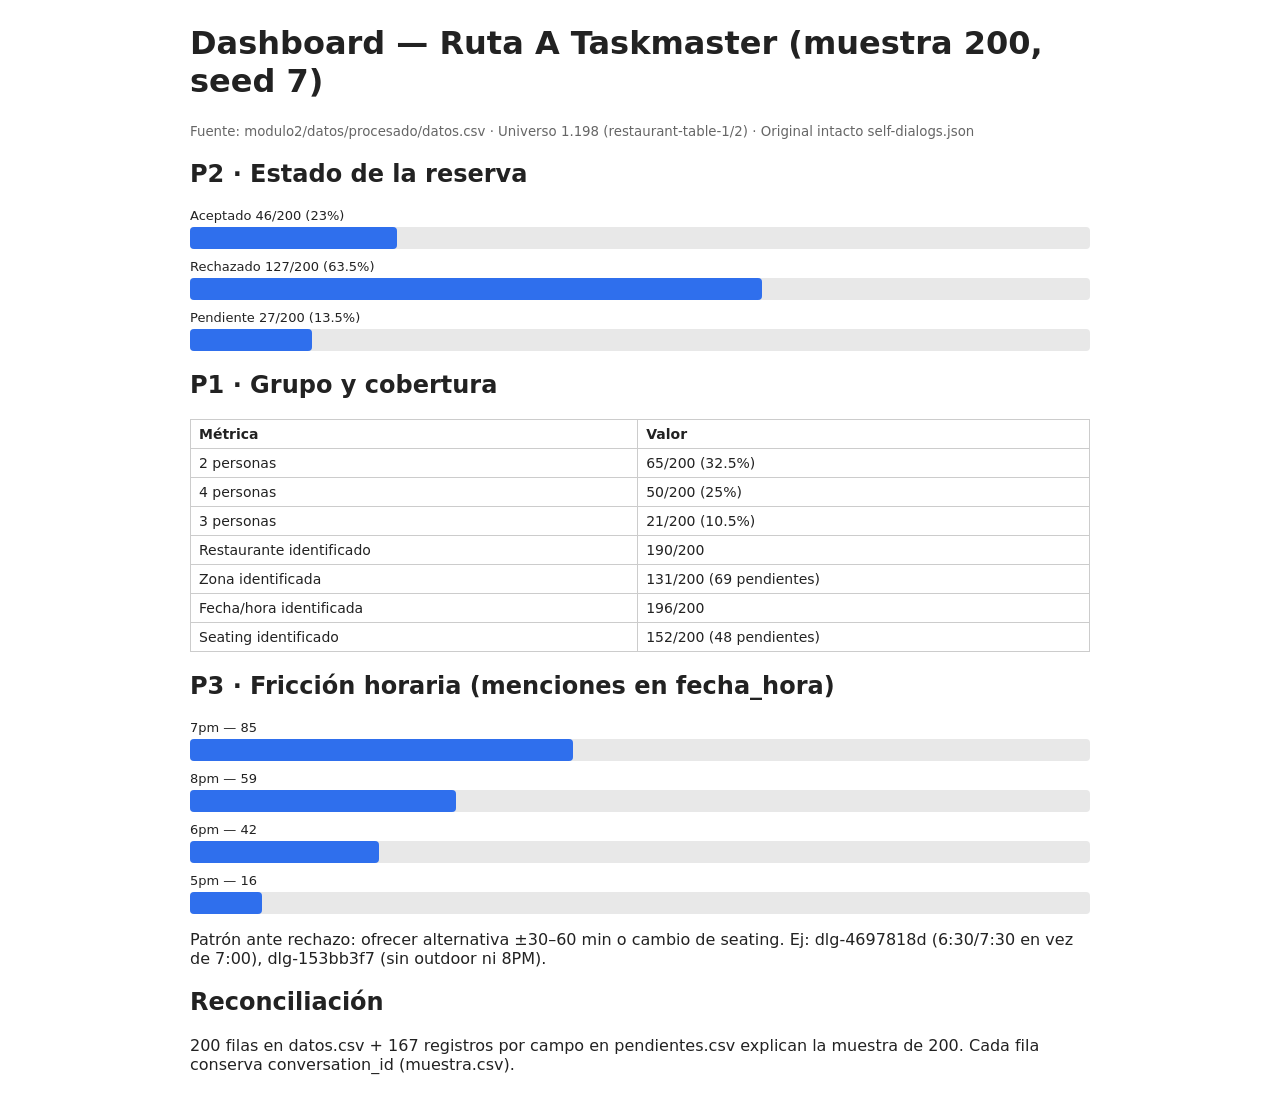
<file: modulo2/dashboard/index.html>
<!doctype html>
<html lang="es">
<head>
<meta charset="utf-8">
<title>Dashboard Módulo 2 — Taskmaster restaurant-table (200)</title>
<style>
body{font-family:system-ui,Arial,sans-serif;max-width:900px;margin:24px auto;padding:0 16px;color:#222}
.bar{background:#e8e8e8;border-radius:4px;margin:4px 0;height:22px;position:relative}
.fill{background:#2f6fed;height:100%;border-radius:4px}
.lbl{font-size:13px;margin-top:10px}
table{border-collapse:collapse;width:100%;font-size:14px}
td,th{border:1px solid #ccc;padding:6px 8px;text-align:left}
small{color:#666}
</style>
</head>
<body>
<h1>Dashboard — Ruta A Taskmaster (muestra 200, seed 7)</h1>
<p><small>Fuente: modulo2/datos/procesado/datos.csv · Universo 1.198 (restaurant-table-1/2) · Original intacto self-dialogs.json</small></p>

<h2>P2 · Estado de la reserva</h2>
<div class="lbl">Aceptado 46/200 (23%)</div><div class="bar"><div class="fill" style="width:23%"></div></div>
<div class="lbl">Rechazado 127/200 (63.5%)</div><div class="bar"><div class="fill" style="width:63.5%"></div></div>
<div class="lbl">Pendiente 27/200 (13.5%)</div><div class="bar"><div class="fill" style="width:13.5%"></div></div>

<h2>P1 · Grupo y cobertura</h2>
<table>
<tr><th>Métrica</th><th>Valor</th></tr>
<tr><td>2 personas</td><td>65/200 (32.5%)</td></tr>
<tr><td>4 personas</td><td>50/200 (25%)</td></tr>
<tr><td>3 personas</td><td>21/200 (10.5%)</td></tr>
<tr><td>Restaurante identificado</td><td>190/200</td></tr>
<tr><td>Zona identificada</td><td>131/200 (69 pendientes)</td></tr>
<tr><td>Fecha/hora identificada</td><td>196/200</td></tr>
<tr><td>Seating identificado</td><td>152/200 (48 pendientes)</td></tr>
</table>

<h2>P3 · Fricción horaria (menciones en fecha_hora)</h2>
<div class="lbl">7pm — 85</div><div class="bar"><div class="fill" style="width:42.5%"></div></div>
<div class="lbl">8pm — 59</div><div class="bar"><div class="fill" style="width:29.5%"></div></div>
<div class="lbl">6pm — 42</div><div class="bar"><div class="fill" style="width:21%"></div></div>
<div class="lbl">5pm — 16</div><div class="bar"><div class="fill" style="width:8%"></div></div>
<p>Patrón ante rechazo: ofrecer alternativa ±30–60 min o cambio de seating. Ej: dlg-4697818d (6:30/7:30 en vez de 7:00), dlg-153bb3f7 (sin outdoor ni 8PM).</p>

<h2>Reconciliación</h2>
<p>200 filas en datos.csv + 167 registros por campo en pendientes.csv explican la muestra de 200. Cada fila conserva conversation_id (muestra.csv).</p>
</body>
</html>
</file>
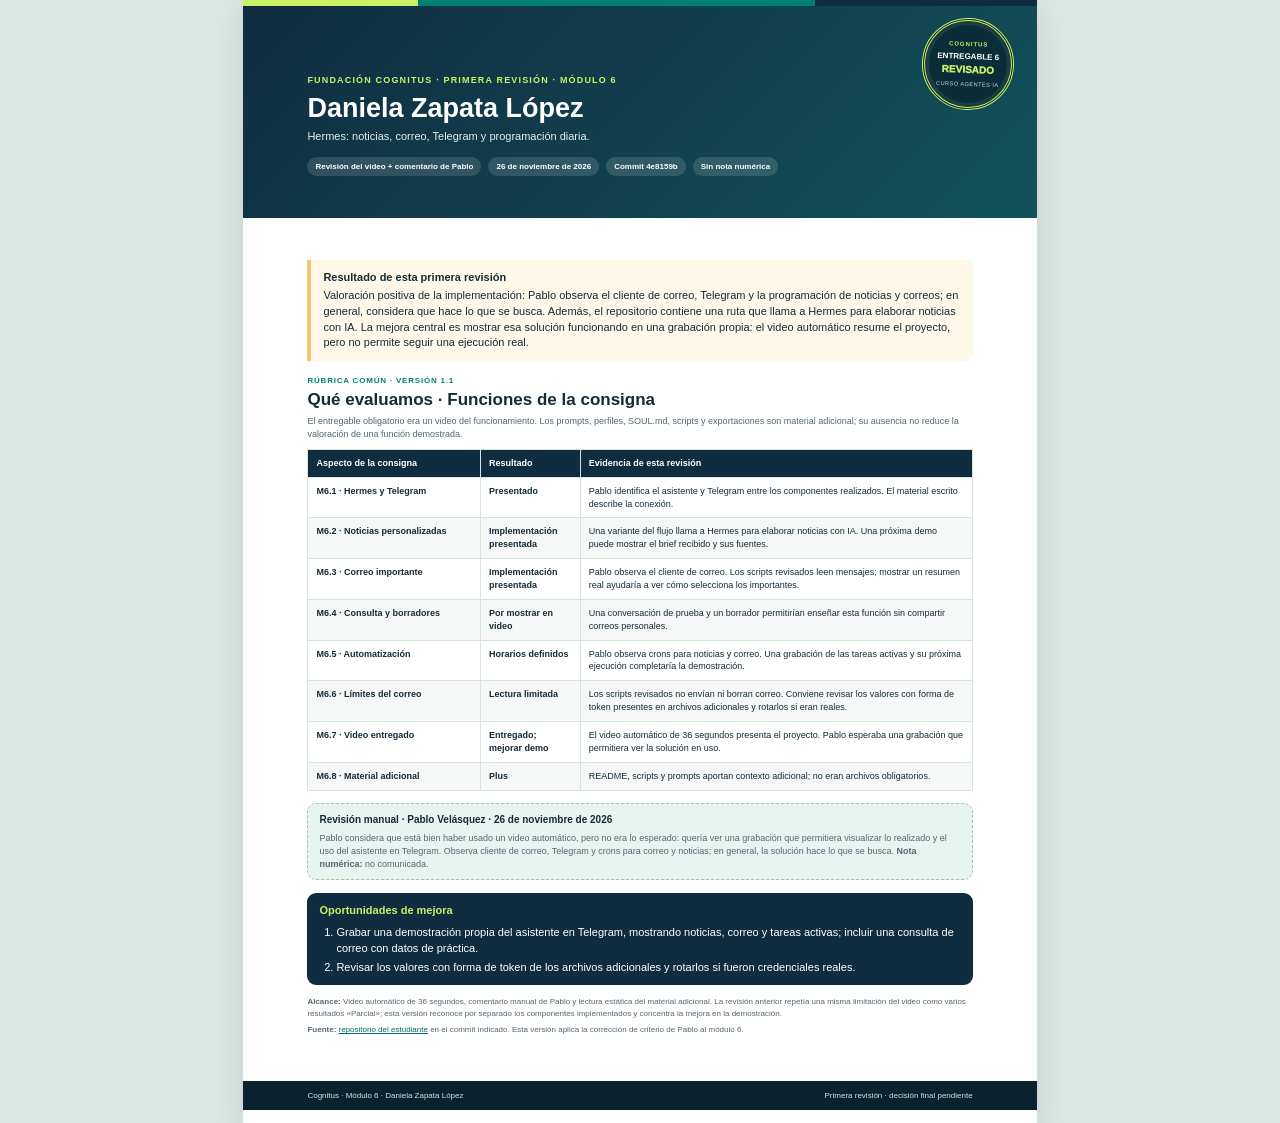
<file: entregable-modulo-06/retroalimentacion/scorecard-daniela-zapata.html>
<!doctype html><html lang="es"><head><meta charset="utf-8"><meta name="viewport" content="width=device-width, initial-scale=1"><meta name="robots" content="noindex,nofollow,noarchive"><title>Scorecard · Módulo 6 · Daniela Zapata López</title><style>
    :root{--navy:#102c40;--teal:#007f75;--mint:#e7f5f0;--paper:#f5f8f7;--ink:#142b38;--muted:#526772;--line:#d6e4df;--amber:#f5c66d}
    *{box-sizing:border-box}html,body{margin:0;color:var(--ink);background:#dde8e5;font:11px/1.43 Arial,Helvetica,sans-serif;-webkit-print-color-adjust:exact;print-color-adjust:exact}
    .sheet{width:210mm;min-height:297mm;margin:0 auto;background:white;box-shadow:0 10px 30px #142b3822;overflow:hidden}.stripe{height:6px;background:linear-gradient(90deg,#c9f266 0 22%,var(--teal) 22% 72%,var(--navy) 72%)}
    header{position:relative;padding:18mm 125px 11mm 17mm;color:white;background:linear-gradient(135deg,#102c40,#12525a)}.eyebrow{font-size:9px;font-weight:800;letter-spacing:.13em;text-transform:uppercase;color:#c9f266}h1,h2,h3,p{margin:0}h1{margin-top:7px;font-size:27px;line-height:1.05}header p{margin-top:7px;color:#e4f0ee;max-width:145mm}.meta{display:flex;gap:7px;flex-wrap:wrap;margin-top:12px}.pill{padding:4px 8px;border-radius:100px;background:#ffffff22;font-size:8px;font-weight:700}.seal{position:absolute;right:23px;top:12px;display:grid;width:92px;height:92px;place-content:center;padding:8px;border:3px double #c9f266;border-radius:50%;text-align:center;transform:rotate(2deg);background:rgba(9,29,43,.64);box-shadow:inset 0 0 0 4px rgba(201,242,102,.09)}.seal strong,.seal span,.seal em,.seal small{display:block}.seal strong{color:#c9f266;font-size:6px;letter-spacing:.16em}.seal span{margin-top:3px;color:white;font-size:8px;font-weight:850}.seal em{color:#c9f266;font-size:10px;font-style:normal;font-weight:950}.seal small{margin-top:3px;color:#c7dadd;font-size:5.7px;letter-spacing:.07em}
    main{padding:11mm 17mm 12mm}.notice{padding:10px 12px;border-left:4px solid var(--amber);background:#fff8e8;border-radius:0 8px 8px 0}.notice b{display:block;margin-bottom:3px}.section{margin-top:14px}.label{color:var(--teal);font-size:8px;font-weight:800;letter-spacing:.1em;text-transform:uppercase}h2{margin-top:3px;font-size:17px;line-height:1.15}.grid{display:grid;grid-template-columns:1fr 1fr;gap:8px;margin-top:8px}.card{padding:10px 11px;border:1px solid var(--line);border-radius:9px;break-inside:avoid}.card.good{background:var(--mint)}.card.warn{background:#fffaf0;border-color:#f1ddaa}.card h3{font-size:11px}.card p{margin-top:5px;color:var(--muted)}.tag{display:inline-block;margin-top:6px;padding:2px 6px;border-radius:100px;background:#d9ede7;color:#006b63;font-size:8px;font-weight:800}.warn .tag{background:#f8e5b4;color:#74520d}.evidence{margin-top:7px;padding-top:6px;border-top:1px solid #102c401a;color:#647780;font-size:8px}
    table{width:100%;margin-top:8px;border-collapse:collapse;font-size:9px}th{background:var(--navy);color:white;text-align:left}th,td{padding:7px 8px;border:1px solid var(--line);vertical-align:top}td:first-child{width:29%;font-weight:700}tr:nth-child(even) td{background:var(--paper)}.criteria td:first-child{width:26%}.criteria td:nth-child(2){width:15%;font-weight:700}.intro{margin-top:6px;color:var(--muted);font-size:9px}
    .action{margin-top:13px;padding:10px 12px;border-radius:9px;background:var(--navy);color:white}.action h3{color:#c9f266;font-size:11px}.action ol{margin:6px 0 0;padding-left:17px}.action li+li{margin-top:3px}.human{margin-top:12px;padding:9px 11px;border:1px dashed #9fc4ba;border-radius:9px;background:var(--mint)}.human h3{font-size:10px}.human p{margin-top:5px;color:var(--muted);font-size:9px}.trace{margin-top:11px;color:#526772;font-size:8px}.trace a{color:#006b63;overflow-wrap:anywhere}.trace p+p{margin-top:5px}footer{display:flex;justify-content:space-between;gap:10px;padding:9px 17mm;background:#0a2230;color:#d4e4e6;font-size:8px}
    @page{size:A4;margin:0}@media print{html,body{background:white}.sheet{display:flex;flex-direction:column;box-shadow:none;min-height:297mm}header{padding-top:12mm;padding-bottom:8mm}main{flex:1;padding-top:8mm;padding-bottom:8mm}th,td{padding:5px 7px}.section{margin-top:10px}.human,.action,.trace{margin-top:8px}footer{margin-top:auto}a{color:var(--teal)}}
  </style></head>
<body><article class="sheet"><div class="stripe"></div><header><div class="seal"><strong>COGNITUS</strong><span>ENTREGABLE 6</span><em>REVISADO</em><small>CURSO AGENTES IA</small></div><div class="eyebrow">Fundación Cognitus · Primera revisión · Módulo 6</div><h1>Daniela Zapata López</h1><p>Hermes: noticias, correo, Telegram y programación diaria.</p><div class="meta"><span class="pill">Revisión del video + comentario de Pablo</span><span class="pill">26 de noviembre de 2026</span><span class="pill">Commit 4e8159b</span><span class="pill">Sin nota numérica</span></div></header>
<main><div class="notice"><b>Resultado de esta primera revisión</b>Valoración positiva de la implementación: Pablo observa el cliente de correo, Telegram y la programación de noticias y correos; en general, considera que hace lo que se busca. Además, el repositorio contiene una ruta que llama a Hermes para elaborar noticias con IA. La mejora central es mostrar esa solución funcionando en una grabación propia: el video automático resume el proyecto, pero no permite seguir una ejecución real.</div><section class="section"><div class="label">Rúbrica común · Versión 1.1</div><h2>Qué evaluamos · Funciones de la consigna</h2><p class="intro">El entregable obligatorio era un video del funcionamiento. Los prompts, perfiles, SOUL.md, scripts y exportaciones son material adicional; su ausencia no reduce la valoración de una función demostrada.</p><table class="criteria"><thead><tr><th>Aspecto de la consigna</th><th>Resultado</th><th>Evidencia de esta revisión</th></tr></thead><tbody><tr><td>M6.1 · Hermes y Telegram</td><td>Presentado</td><td>Pablo identifica el asistente y Telegram entre los componentes realizados. El material escrito describe la conexión.</td></tr><tr><td>M6.2 · Noticias personalizadas</td><td>Implementación presentada</td><td>Una variante del flujo llama a Hermes para elaborar noticias con IA. Una próxima demo puede mostrar el brief recibido y sus fuentes.</td></tr><tr><td>M6.3 · Correo importante</td><td>Implementación presentada</td><td>Pablo observa el cliente de correo. Los scripts revisados leen mensajes; mostrar un resumen real ayudaría a ver cómo selecciona los importantes.</td></tr><tr><td>M6.4 · Consulta y borradores</td><td>Por mostrar en video</td><td>Una conversación de prueba y un borrador permitirían enseñar esta función sin compartir correos personales.</td></tr><tr><td>M6.5 · Automatización</td><td>Horarios definidos</td><td>Pablo observa crons para noticias y correo. Una grabación de las tareas activas y su próxima ejecución completaría la demostración.</td></tr><tr><td>M6.6 · Límites del correo</td><td>Lectura limitada</td><td>Los scripts revisados no envían ni borran correo. Conviene revisar los valores con forma de token presentes en archivos adicionales y rotarlos si eran reales.</td></tr><tr><td>M6.7 · Video entregado</td><td>Entregado; mejorar demo</td><td>El video automático de 36 segundos presenta el proyecto. Pablo esperaba una grabación que permitiera ver la solución en uso.</td></tr><tr><td>M6.8 · Material adicional</td><td>Plus</td><td>README, scripts y prompts aportan contexto adicional; no eran archivos obligatorios.</td></tr></tbody></table></section>
<div class="human"><h3>Revisión manual · Pablo Velásquez · 26 de noviembre de 2026</h3><p>Pablo considera que está bien haber usado un video automático, pero no era lo esperado: quería ver una grabación que permitiera visualizar lo realizado y el uso del asistente en Telegram. Observa cliente de correo, Telegram y crons para correo y noticias; en general, la solución hace lo que se busca. <strong>Nota numérica:</strong> no comunicada.</p></div><div class="action"><h3>Oportunidades de mejora</h3><ol><li>Grabar una demostración propia del asistente en Telegram, mostrando noticias, correo y tareas activas; incluir una consulta de correo con datos de práctica.</li><li>Revisar los valores con forma de token de los archivos adicionales y rotarlos si fueron credenciales reales.</li></ol></div><div class="trace"><p><b>Alcance:</b> Video automático de 36 segundos, comentario manual de Pablo y lectura estática del material adicional. La revisión anterior repetía una misma limitación del video como varios resultados «Parcial»; esta versión reconoce por separado los componentes implementados y concentra la mejora en la demostración.</p><p><b>Fuente:</b> <a href="https://github.com/dzaplopez-dot/curso-agentes-Daniela-Zapata">repositorio del estudiante</a> en el commit indicado. Esta versión aplica la corrección de criterio de Pablo al módulo 6.</p></div></main><footer><span>Cognitus · Módulo 6 · Daniela Zapata López</span><span>Primera revisión · decisión final pendiente</span></footer></article></body></html>
</file>
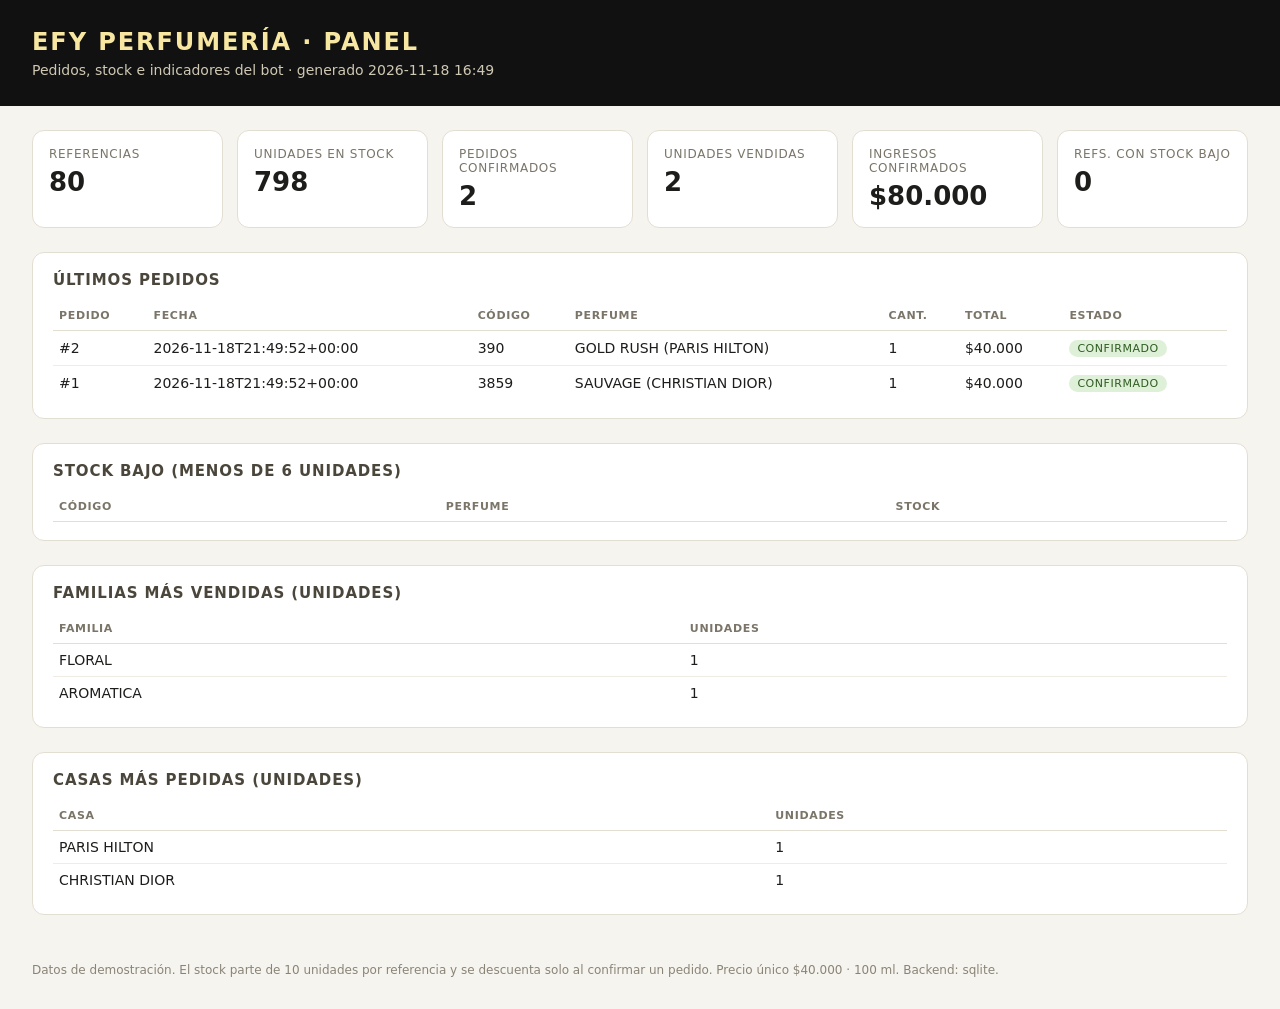
<file: entregable-modulo-10/evidencias/panel.html>
<!DOCTYPE html>
<html lang="es">
<head>
<meta charset="utf-8">
<meta name="viewport" content="width=device-width, initial-scale=1">
<title>Panel EFY · pedidos y stock</title>
<style>
:root { color-scheme: light; }
* { box-sizing: border-box; }
body { margin: 0; font-family: "Segoe UI", system-ui, sans-serif; background: #f6f4ef; color: #1d1d1b; }
header { background: #111; color: #f7e7a1; padding: 28px 32px; }
header h1 { margin: 0; font-size: 24px; letter-spacing: .08em; text-transform: uppercase; }
header p { margin: 6px 0 0; color: #cfc8b4; font-size: 14px; }
main { padding: 24px 32px 48px; display: grid; gap: 24px; }
.kpis { display: grid; grid-template-columns: repeat(auto-fit, minmax(160px, 1fr)); gap: 14px; }
.kpi { background: #fff; border: 1px solid #e3ded2; border-radius: 12px; padding: 16px; }
.kpi span { display: block; font-size: 12px; text-transform: uppercase; letter-spacing: .06em; color: #7a7568; }
.kpi strong { display: block; margin-top: 6px; font-size: 26px; }
section { background: #fff; border: 1px solid #e3ded2; border-radius: 12px; padding: 18px 20px; }
section h2 { margin: 0 0 12px; font-size: 15px; text-transform: uppercase; letter-spacing: .06em; color: #4b463b; }
table { width: 100%; border-collapse: collapse; font-size: 14px; }
th { text-align: left; font-size: 11px; text-transform: uppercase; letter-spacing: .06em; color: #7a7568; border-bottom: 1px solid #e3ded2; padding: 8px 6px; }
td { padding: 8px 6px; border-bottom: 1px solid #f0ece3; }
tr:last-child td { border-bottom: none; }
.tag { display: inline-block; padding: 2px 8px; border-radius: 999px; font-size: 11px; text-transform: uppercase; letter-spacing: .05em; }
.INV { background: #fbe9c9; color: #8a5a00; }
.ok { background: #dff0d8; color: #2f5c22; }
.borrador { background: #fdf3d0; color: #7a5b00; }
.confirmado { background: #dff0d8; color: #2f5c22; }
.cancelado { background: #eeeae0; color: #6f6a5e; }
.bajo { color: #a33; font-weight: 600; }
footer { padding: 0 32px 32px; font-size: 12px; color: #8a8477; }
</style>
</head>
<body>
<header>
  <h1>EFY Perfumería · Panel</h1>
  <p>Pedidos, stock e indicadores del bot · generado 2026-11-18 16:49</p>
</header>
<main>
  <div class="kpis">
    <div class="kpi"><span>Referencias</span><strong>80</strong></div>
    <div class="kpi"><span>Unidades en stock</span><strong>798</strong></div>
    <div class="kpi"><span>Pedidos confirmados</span><strong>2</strong></div>
    <div class="kpi"><span>Unidades vendidas</span><strong>2</strong></div>
    <div class="kpi"><span>Ingresos confirmados</span><strong>$80.000</strong></div>
    <div class="kpi"><span>Refs. con stock bajo</span><strong>0</strong></div>
  </div>

  <section>
    <h2>Últimos pedidos</h2>
    <table><thead><tr><th>Pedido</th><th>Fecha</th><th>Código</th><th>Perfume</th><th>Cant.</th><th>Total</th><th>Estado</th></tr></thead><tbody><tr><td>#2</td><td>2026-11-18T21:49:52+00:00</td><td>390</td><td>GOLD RUSH (PARIS HILTON)</td><td>1</td><td>$40.000</td><td><span class='tag confirmado'>confirmado</span></td></tr><tr><td>#1</td><td>2026-11-18T21:49:52+00:00</td><td>3859</td><td>SAUVAGE (CHRISTIAN DIOR)</td><td>1</td><td>$40.000</td><td><span class='tag confirmado'>confirmado</span></td></tr></tbody></table>
  </section>

  <section>
    <h2>Stock bajo (menos de 6 unidades)</h2>
    <table><thead><tr><th>Código</th><th>Perfume</th><th>Stock</th></tr></thead><tbody></tbody></table>
  </section>

  <section>
    <h2>Familias más vendidas (unidades)</h2>
    <table><thead><tr><th>Familia</th><th>Unidades</th></tr></thead><tbody><tr><td>FLORAL</td><td>1</td></tr><tr><td>AROMATICA</td><td>1</td></tr></tbody></table>
  </section>

  <section>
    <h2>Casas más pedidas (unidades)</h2>
    <table><thead><tr><th>Casa</th><th>Unidades</th></tr></thead><tbody><tr><td>PARIS HILTON</td><td>1</td></tr><tr><td>CHRISTIAN DIOR</td><td>1</td></tr></tbody></table>
  </section>
</main>
<footer>
  Datos de demostración. El stock parte de 10 unidades por referencia y
  se descuenta solo al confirmar un pedido. Precio único $40.000 · 100 ml.
  Backend: sqlite.
</footer>
</body>
</html>
</file>
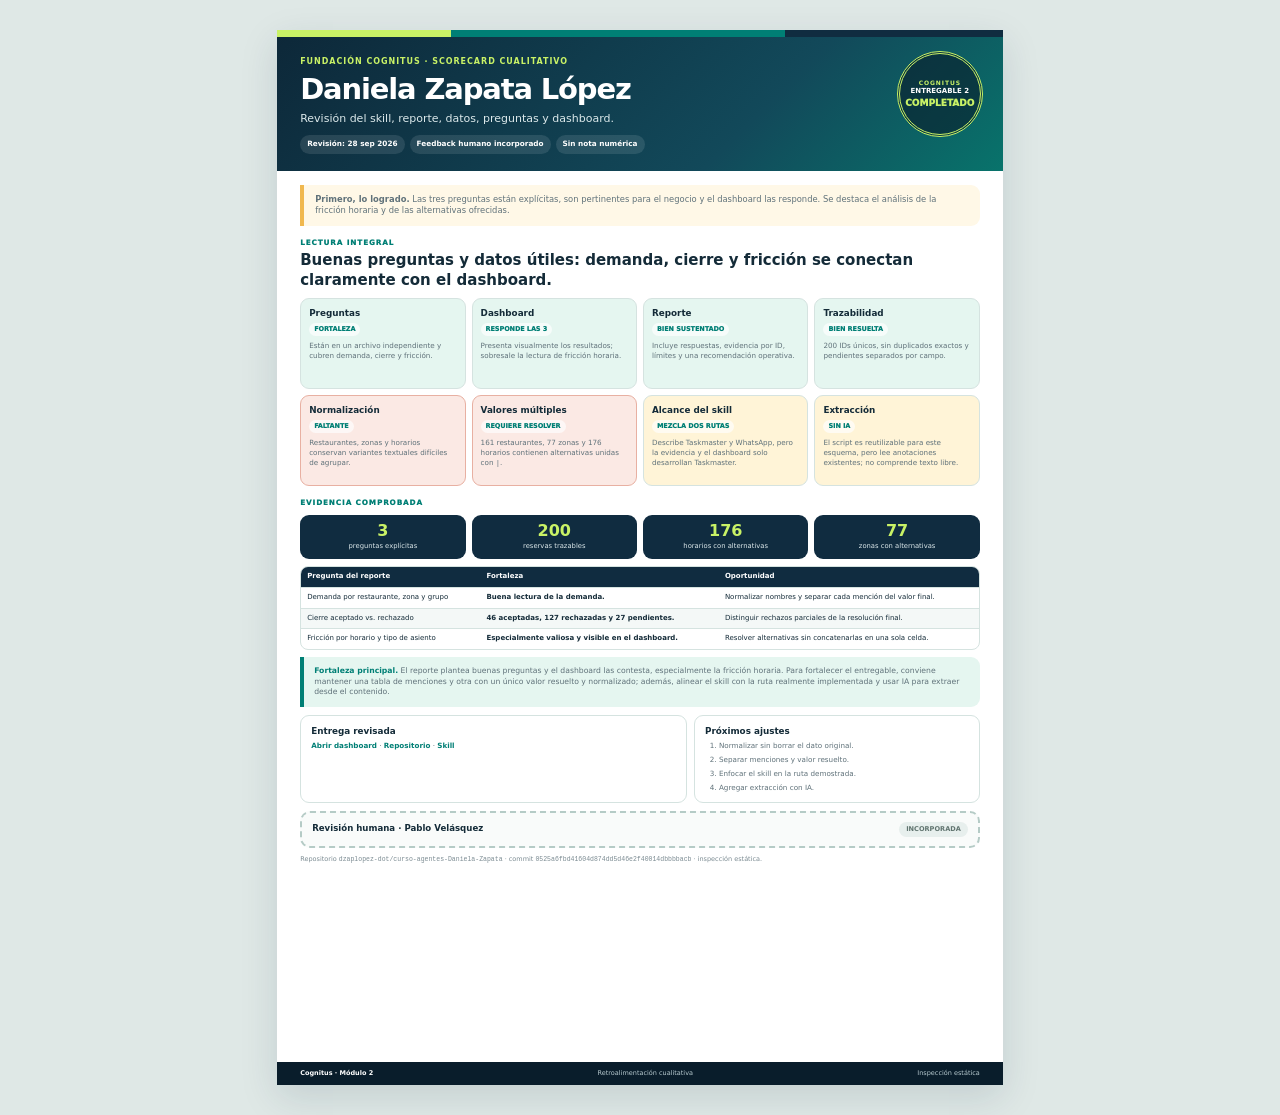
<file: modulo2/retroalimentacion/scorecard-daniela-zapata.html>
<!doctype html><html lang="es"><head><meta charset="utf-8"><meta name="viewport" content="width=device-width,initial-scale=1"><meta name="robots" content="noindex,nofollow,noarchive"><title>Scorecard · Módulo 2 · Daniela Zapata López</title><style>
:root{--navy:#102c40;--teal:#007f75;--lime:#c9f266;--mint:#e5f6f0;--paper:#f4f8f7;--ink:#142b38;--muted:#60727a;--line:#d5e3e0;--amber:#fff4d7;--rose:#fbe9e4}
*{box-sizing:border-box}@page{size:A4;margin:9mm}html,body{margin:0;background:#dfe8e6;color:var(--ink);font:11px/1.38 Inter,ui-sans-serif,system-ui,-apple-system,"Segoe UI",sans-serif;-webkit-print-color-adjust:exact;print-color-adjust:exact}.sheet{width:192mm;min-height:279mm;margin:8mm auto;background:#fff;box-shadow:0 12px 36px #102c4022;position:relative;overflow:hidden}.stripe{height:7px;background:linear-gradient(90deg,var(--lime) 0 24%,var(--teal) 24% 70%,var(--navy) 70%)}header{padding:19px 23px 17px;color:#fff;background:linear-gradient(135deg,#0d2839,#12495a 65%,#08736b);position:relative}.brand{font-size:8px;font-weight:900;letter-spacing:.12em;text-transform:uppercase;color:var(--lime)}h1,h2,h3,p{margin:0}h1{font-size:29px;line-height:1;margin-top:8px;letter-spacing:-.04em}header p{max-width:560px;margin-top:7px;color:#dce9eb}.meta{display:flex;gap:5px;flex-wrap:wrap;margin-top:9px}.pill{padding:4px 7px;border-radius:999px;background:#ffffff1b;font-size:7.3px;font-weight:800}.seal{position:absolute;right:20px;top:14px;width:86px;height:86px;border:3px double var(--lime);border-radius:50%;display:grid;place-content:center;text-align:center;background:#091d2b99}.seal b,.seal span,.seal em{display:block}.seal b{color:var(--lime);font-size:6px;letter-spacing:.15em}.seal span{font-size:7px;font-weight:900}.seal em{color:var(--lime);font-style:normal;font-size:9px;font-weight:950}main{padding:14px 23px 24px}.notice{padding:9px 11px;border-left:4px solid #f0b84f;border-radius:0 9px 9px 0;background:#fff8e7;color:var(--muted);font-size:8.4px}.section{margin-top:12px}.label{color:var(--teal);font-size:7.2px;font-weight:950;letter-spacing:.13em;text-transform:uppercase}h2{font-size:15px;margin-top:2px}.grid{display:grid;grid-template-columns:repeat(4,1fr);gap:6px;margin-top:7px}.card{padding:8px;border:1px solid var(--line);border-radius:9px;min-height:91px;break-inside:avoid}.card.good{background:var(--mint)}.card.warn{background:var(--amber)}.card.alert{background:var(--rose);border-color:#e8b0a2}.card h3{font-size:8.8px}.status{display:inline-block;margin-top:4px;padding:2px 5px;border-radius:999px;background:#ffffffaa;color:var(--teal);font-size:6.4px;font-weight:950;text-transform:uppercase}.card p{margin-top:5px;color:var(--muted);font-size:7.2px}.metrics{display:grid;grid-template-columns:repeat(4,1fr);gap:6px;margin-top:7px}.metric{padding:8px;border-radius:9px;background:var(--navy);text-align:center;color:#dce8ea}.metric strong{display:block;color:var(--lime);font-size:16px;line-height:1}.metric span{display:block;margin-top:3px;font-size:6.8px}.qtable{width:100%;margin-top:7px;border-collapse:separate;border-spacing:0;border:1px solid var(--line);border-radius:8px;overflow:hidden;font-size:7px}.qtable th{padding:5px 6px;background:var(--navy);color:#fff;text-align:left}.qtable td{padding:5px 6px;border-top:1px solid var(--line);vertical-align:top}.qtable tr:nth-child(even) td{background:var(--paper)}.finding{margin-top:7px;padding:9px 10px;border-left:4px solid var(--teal);border-radius:0 9px 9px 0;background:var(--mint);font-size:7.7px;color:var(--muted)}.finding b{color:var(--teal)}.bottom{display:grid;grid-template-columns:1.15fr .85fr;gap:7px;margin-top:8px}.panel{padding:9px 10px;border:1px solid var(--line);border-radius:9px;background:#fff}.panel h3{font-size:8.8px}.panel p,.panel li{margin-top:4px;color:var(--muted);font-size:7.2px}.panel ol{margin:4px 0 0;padding-left:14px}.links a{color:var(--teal);font-weight:850;text-decoration:none}.human{margin-top:8px;padding:9px 10px;border:2px dashed #b5cbc6;border-radius:10px;background:#f9fbfa;display:flex;justify-content:space-between;align-items:center}.human b{font-size:8.6px}.human span{padding:3px 7px;border-radius:999px;background:#e7efed;color:#60746f;font-size:6.6px;font-weight:900;text-transform:uppercase}.trace{margin-top:7px;color:#7a8a91;font-size:6.5px}footer{position:absolute;bottom:0;left:0;right:0;padding:7px 23px;background:#091d2b;color:#b8cbd0;font-size:6.5px;display:flex;justify-content:space-between}footer b{color:#fff}@media screen and (max-width:800px){html,body{background:#fff}.sheet{width:100%;min-height:0;margin:0;box-shadow:none}.seal{right:10px;width:72px;height:72px}header{padding-right:94px}.grid{grid-template-columns:1fr 1fr}.bottom{grid-template-columns:1fr}footer{position:static;margin-top:12px}}@media print{html,body{background:#fff}.sheet{width:auto;min-height:279mm;margin:0;box-shadow:none}.card,.panel,.finding{break-inside:avoid}}
</style></head><body>
<article class="sheet"><div class="stripe"></div><header><div class="brand">Fundación Cognitus · Scorecard cualitativo</div><div class="seal"><b>COGNITUS</b><span>ENTREGABLE 2</span><em>COMPLETADO</em></div><h1>Daniela Zapata López</h1><p>Revisión del skill, reporte, datos, preguntas y dashboard.</p><div class="meta"><span class="pill">Revisión: 28 sep 2026</span><span class="pill">Feedback humano incorporado</span><span class="pill">Sin nota numérica</span></div></header>
<main><div class="notice"><b>Primero, lo logrado.</b> Las tres preguntas están explícitas, son pertinentes para el negocio y el dashboard las responde. Se destaca el análisis de la fricción horaria y de las alternativas ofrecidas.</div>
<section class="section"><div class="label">Lectura integral</div><h2>Buenas preguntas y datos útiles: demanda, cierre y fricción se conectan claramente con el dashboard.</h2><div class="grid"><article class="card good"><h3>Preguntas</h3><span class="status">Fortaleza</span><p>Están en un archivo independiente y cubren demanda, cierre y fricción.</p></article><article class="card good"><h3>Dashboard</h3><span class="status">Responde las 3</span><p>Presenta visualmente los resultados; sobresale la lectura de fricción horaria.</p></article><article class="card good"><h3>Reporte</h3><span class="status">Bien sustentado</span><p>Incluye respuestas, evidencia por ID, límites y una recomendación operativa.</p></article><article class="card good"><h3>Trazabilidad</h3><span class="status">Bien resuelta</span><p>200 IDs únicos, sin duplicados exactos y pendientes separados por campo.</p></article><article class="card alert"><h3>Normalización</h3><span class="status">Faltante</span><p>Restaurantes, zonas y horarios conservan variantes textuales difíciles de agrupar.</p></article><article class="card alert"><h3>Valores múltiples</h3><span class="status">Requiere resolver</span><p>161 restaurantes, 77 zonas y 176 horarios contienen alternativas unidas con <code>|</code>.</p></article><article class="card warn"><h3>Alcance del skill</h3><span class="status">Mezcla dos rutas</span><p>Describe Taskmaster y WhatsApp, pero la evidencia y el dashboard solo desarrollan Taskmaster.</p></article><article class="card warn"><h3>Extracción</h3><span class="status">Sin IA</span><p>El script es reutilizable para este esquema, pero lee anotaciones existentes; no comprende texto libre.</p></article></div></section>
<section class="section"><div class="label">Evidencia comprobada</div><div class="metrics"><div class="metric"><strong>3</strong><span>preguntas explícitas</span></div><div class="metric"><strong>200</strong><span>reservas trazables</span></div><div class="metric"><strong>176</strong><span>horarios con alternativas</span></div><div class="metric"><strong>77</strong><span>zonas con alternativas</span></div></div><table class="qtable"><thead><tr><th>Pregunta del reporte</th><th>Fortaleza</th><th>Oportunidad</th></tr></thead><tbody><tr><td>Demanda por restaurante, zona y grupo</td><td><b>Buena lectura de la demanda.</b></td><td>Normalizar nombres y separar cada mención del valor final.</td></tr><tr><td>Cierre aceptado vs. rechazado</td><td><b>46 aceptadas, 127 rechazadas y 27 pendientes.</b></td><td>Distinguir rechazos parciales de la resolución final.</td></tr><tr><td>Fricción por horario y tipo de asiento</td><td><b>Especialmente valiosa y visible en el dashboard.</b></td><td>Resolver alternativas sin concatenarlas en una sola celda.</td></tr></tbody></table><div class="finding"><b>Fortaleza principal.</b> El reporte plantea buenas preguntas y el dashboard las contesta, especialmente la fricción horaria. Para fortalecer el entregable, conviene mantener una tabla de menciones y otra con un único valor resuelto y normalizado; además, alinear el skill con la ruta realmente implementada y usar IA para extraer desde el contenido.</div></section>
<div class="bottom"><section class="panel links"><h3>Entrega revisada</h3><p><a href="https://github.com/dzaplopez-dot/curso-agentes-Daniela-Zapata/blob/0525a6fbd41604d874dd5d46e2f40014dbbbbacb/modulo2/dashboard/index.html">Abrir dashboard</a> · <a href="https://github.com/dzaplopez-dot/curso-agentes-Daniela-Zapata">Repositorio</a> · <a href="https://github.com/dzaplopez-dot/curso-agentes-Daniela-Zapata/blob/0525a6fbd41604d874dd5d46e2f40014dbbbbacb/.opencode/skills/conversaciones-a-datos/SKILL.md">Skill</a></p></section><section class="panel"><h3>Próximos ajustes</h3><ol><li>Normalizar sin borrar el dato original.</li><li>Separar menciones y valor resuelto.</li><li>Enfocar el skill en la ruta demostrada.</li><li>Agregar extracción con IA.</li></ol></section></div>
<div class="human"><b>Revisión humana · Pablo Velásquez</b><span>Incorporada</span></div><div class="trace">Repositorio <code>dzaplopez-dot/curso-agentes-Daniela-Zapata</code> · commit <code>0525a6fbd41604d874dd5d46e2f40014dbbbbacb</code> · inspección estática.</div></main>
<footer><b>Cognitus · Módulo 2</b><span>Retroalimentación cualitativa</span><span>Inspección estática</span></footer></article></body></html>
</file>
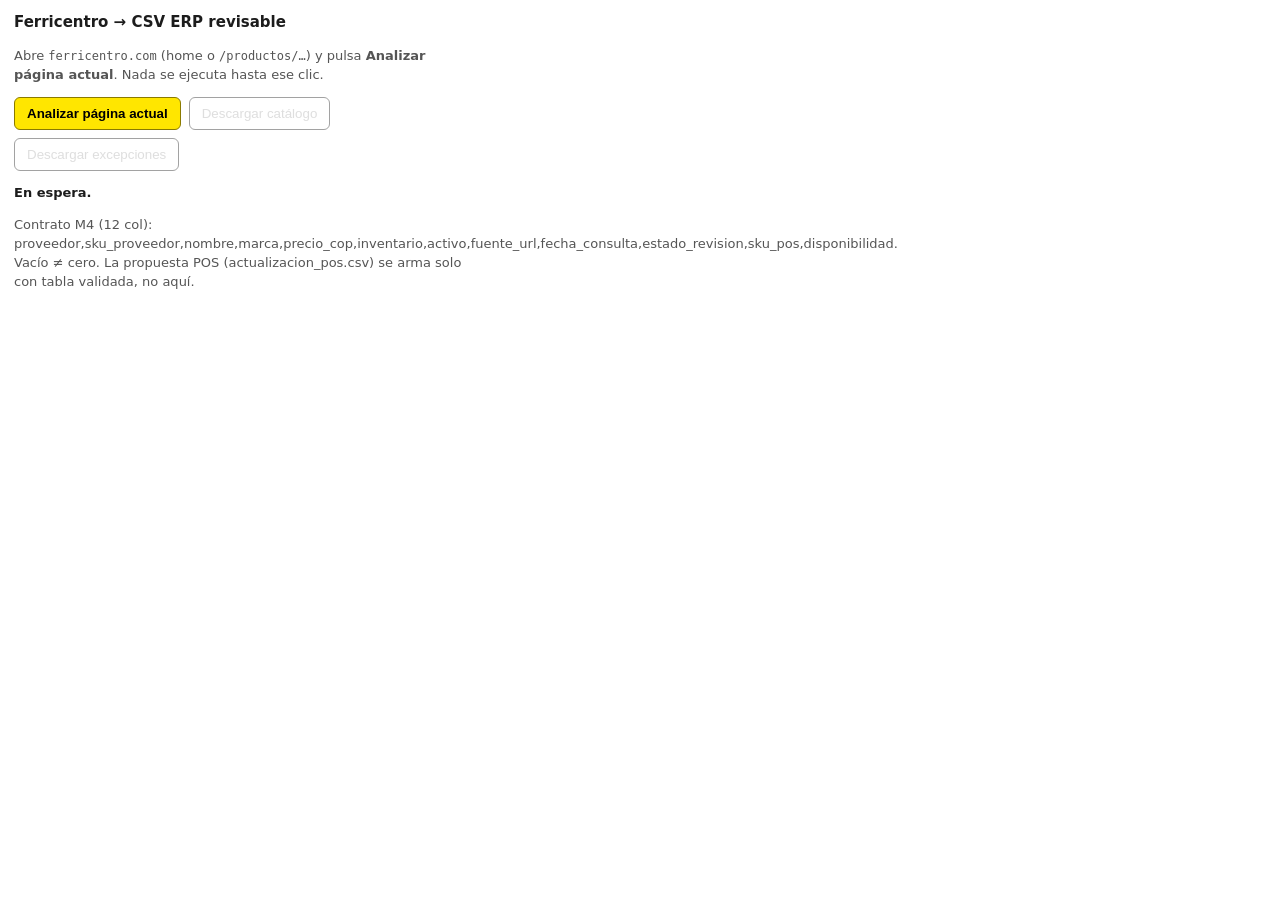
<file: modulo4/extension/popup.html>
<!DOCTYPE html>
<html lang="es">
<head>
<meta charset="utf-8">
<meta name="viewport" content="width=device-width, initial-scale=1">
<title>Ferricentro ERP local</title>
<link rel="stylesheet" href="popup.css">
</head>
<body>
<main>
  <h1>Ferricentro → CSV ERP revisable</h1>
  <p class="ayuda">Abre <code>ferricentro.com</code> (home o <code>/productos/…</code>) y pulsa <strong>Analizar página actual</strong>. Nada se ejecuta hasta ese clic.</p>
  <div class="fila">
    <button id="btn-analizar" type="button">Analizar página actual</button>
    <button id="btn-descargar" type="button" disabled>Descargar catálogo</button>
    <button id="btn-excepciones" type="button" disabled>Descargar excepciones</button>
  </div>
  <p id="estado" role="status" aria-live="polite">En espera.</p>
  <p id="conteo" hidden></p>
  <section id="avisos-wrap" hidden>
    <h2>Avisos</h2>
    <ul id="avisos"></ul>
  </section>
  <section id="previa-wrap" hidden>
    <h2>Vista previa (primeros 10)</h2>
    <div class="tabla-wrap">
      <table>
        <thead><tr><th>#</th><th>SKU proveedor</th><th>Nombre</th><th>Precio COP</th><th>Estado</th></tr></thead>
        <tbody id="previa"></tbody>
      </table>
    </div>
  </section>
  <p class="nota">Contrato M4 (12 col): proveedor,sku_proveedor,nombre,marca,precio_cop,inventario,activo,fuente_url,fecha_consulta,estado_revision,sku_pos,disponibilidad. Vacío ≠ cero. La propuesta POS (actualizacion_pos.csv) se arma solo con tabla validada, no aquí.</p>
</main>
<script src="popup.js"></script>
</body>
</html>
</file>
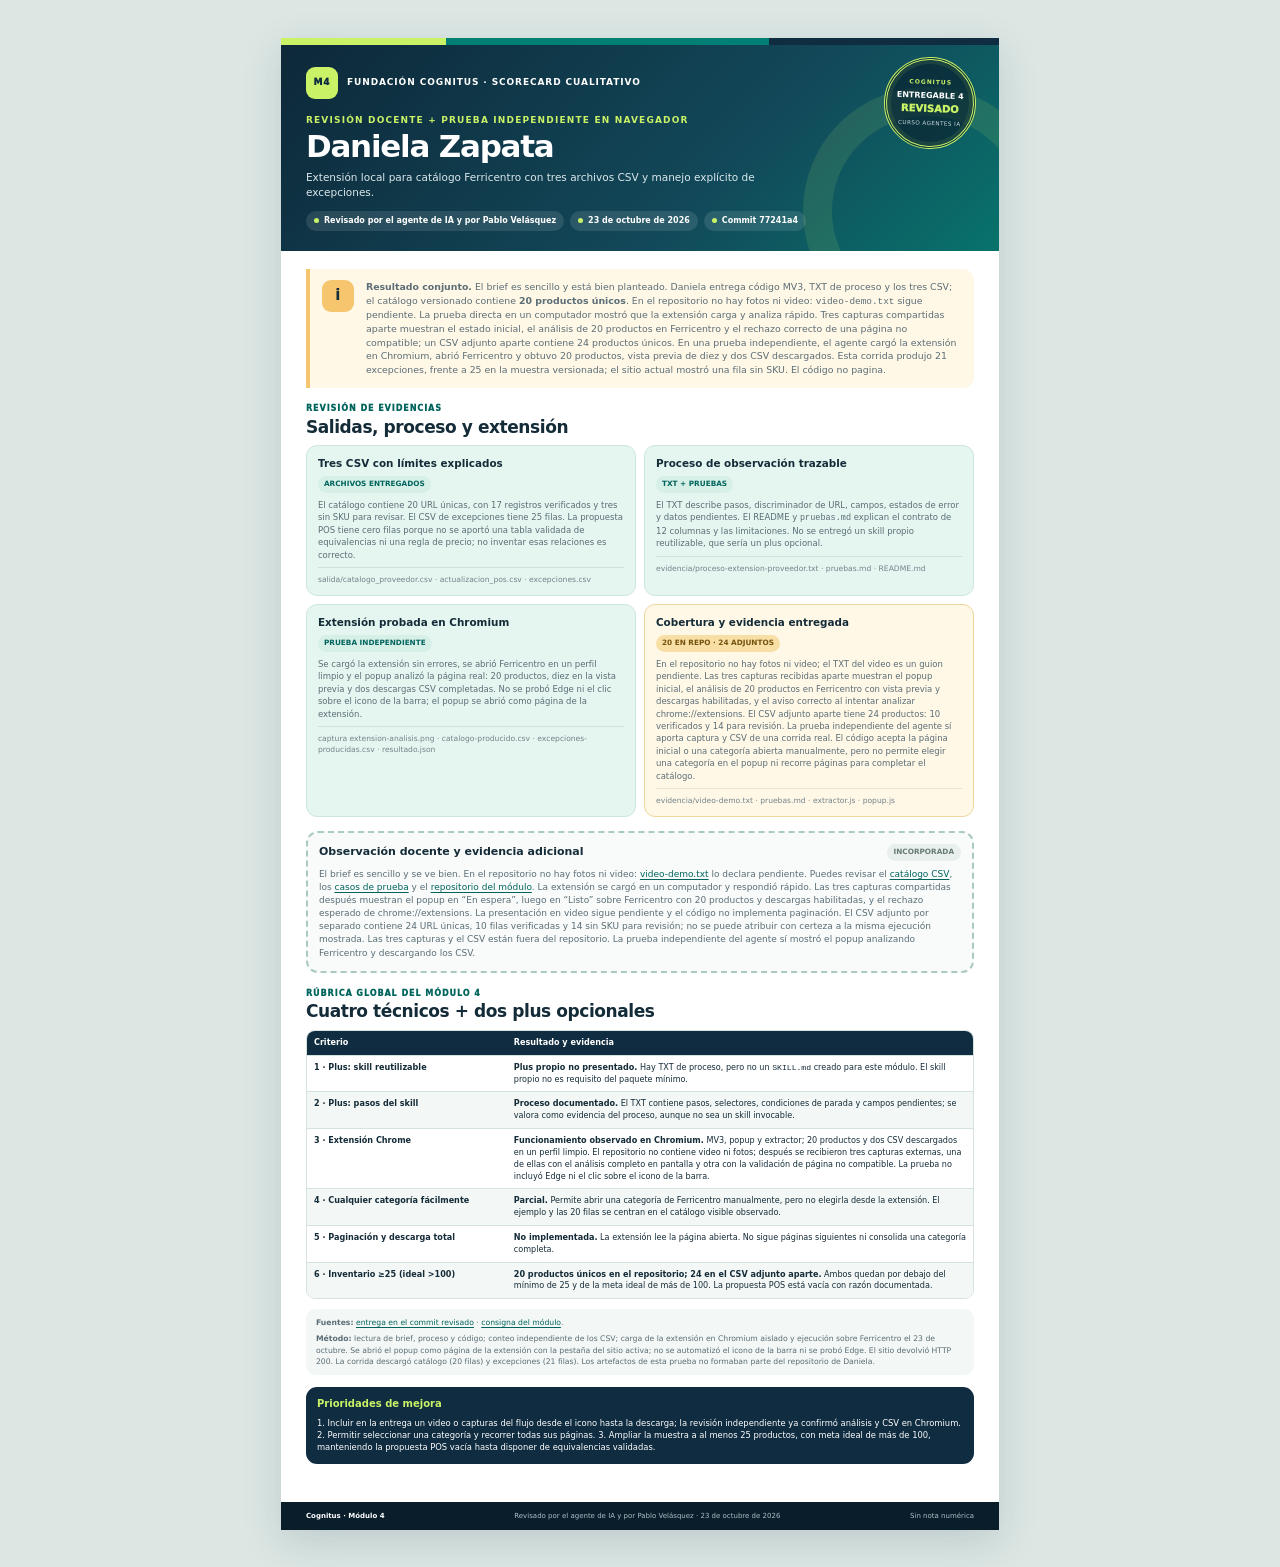
<file: modulo4/retroalimentacion/scorecard-daniela-zapata.html>
<!doctype html><html lang="es"><head><meta charset="utf-8"><meta name="viewport" content="width=device-width,initial-scale=1"><meta name="robots" content="noindex,nofollow,noarchive"><title>Scorecard · Módulo 4 · Daniela Zapata</title><style>
    :root{--navy:#102c40;--teal:#007f75;--deep:#00645d;--lime:#c9f266;--mint:#e5f6f0;--paper:#f3f7f5;--white:#fff;--ink:#142b38;--muted:#5b6d76;--line:#d5e3e0;--amber:#f5c66d}
    *{box-sizing:border-box}html,body{margin:0;background:#dce7e4;color:var(--ink);font:12px/1.46 Inter,ui-sans-serif,system-ui,-apple-system,"Segoe UI",sans-serif;-webkit-print-color-adjust:exact;print-color-adjust:exact}a{color:var(--deep);text-decoration-thickness:1px;text-underline-offset:2px;overflow-wrap:anywhere}
    .sheet{position:relative;width:min(190mm,100%);min-height:277mm;margin:10mm auto;background:var(--white);box-shadow:0 12px 38px rgba(16,44,64,.15);overflow:hidden}.stripe{height:7px;background:linear-gradient(90deg,var(--lime) 0 23%,var(--teal) 23% 68%,var(--navy) 68%)}
    header{position:relative;overflow:hidden;padding:22px 25px 20px;padding-right:122px;color:#fff;background:linear-gradient(135deg,#0d2839,#12495a 62%,#08736b)}header:after{content:"";position:absolute;right:-52px;bottom:-84px;width:190px;height:190px;border:29px solid rgba(201,242,102,.11);border-radius:50%}.brand{display:flex;align-items:center;gap:9px;font-size:9px;font-weight:900;letter-spacing:.1em;text-transform:uppercase}.mark{display:grid;width:32px;height:32px;place-items:center;border-radius:9px;color:var(--navy);background:var(--lime);font-weight:950}.eyebrow{margin-top:15px;color:var(--lime);font-size:9px;font-weight:900;letter-spacing:.13em;text-transform:uppercase}h1,h2,h3,p{margin:0}h1{margin-top:4px;font-size:31px;line-height:1.02;letter-spacing:-.04em}header p{max-width:510px;margin-top:7px;color:#dbe8eb;font-size:10.5px}.meta{display:flex;flex-wrap:wrap;gap:6px;margin-top:11px}.pill{padding:4px 8px;border-radius:999px;background:rgba(255,255,255,.11);font-size:8px;font-weight:800}.pill:before{content:"";display:inline-block;width:5px;height:5px;margin-right:5px;border-radius:50%;background:var(--lime)}
    .seal{position:absolute;z-index:2;right:23px;top:12px;display:grid;width:92px;height:92px;place-content:center;padding:8px;border:3px double var(--lime);border-radius:50%;text-align:center;transform:rotate(2deg);background:rgba(9,29,43,.64);box-shadow:inset 0 0 0 4px rgba(201,242,102,.09)}.seal strong,.seal span,.seal em,.seal small{display:block}.seal strong{color:var(--lime);font-size:6px;letter-spacing:.16em}.seal span{margin-top:3px;color:white;font-size:8px;font-weight:850}.seal em{color:var(--lime);font-size:10px;font-style:normal;font-weight:950}.seal small{margin-top:3px;color:#c7dadd;font-size:5.7px;letter-spacing:.07em}
    main{padding:18px 25px 38px}.notice{display:grid;grid-template-columns:34px 1fr;gap:10px;padding:11px 12px;border-left:4px solid var(--amber);border-radius:0 11px 11px 0;background:#fff8e7}.notice>b{display:grid;width:32px;height:32px;place-items:center;border-radius:9px;background:var(--amber);font-size:15px}.notice p{color:var(--muted);font-size:9.4px}.section{margin-top:15px}.label{color:var(--deep);font-size:8px;font-weight:950;letter-spacing:.12em;text-transform:uppercase}.section h2{margin-top:3px;font-size:17px;line-height:1.1;letter-spacing:-.025em}
    .grid{display:grid;grid-template-columns:repeat(2,1fr);gap:8px;margin-top:9px}.card{padding:10px 11px;border:1px solid var(--line);border-radius:11px;background:white;break-inside:avoid}.good{background:var(--mint);border-color:#cbe7df}.warn{background:#fff8e7;border-color:#eed79f}.card h3{font-size:10.4px}.card p{margin-top:6px;color:var(--muted);font-size:8.5px}.status{display:inline-flex;margin-top:5px;padding:3px 6px;border-radius:999px;color:var(--deep);background:#d6efe7;font-size:7.3px;font-weight:900;text-transform:uppercase}.warn .status{color:#75520e;background:#f8dfa5}.evidence{margin-top:6px;padding-top:6px;border-top:1px solid rgba(16,44,64,.1);font-size:7.6px;color:#72828a}
    .human{margin-top:14px;padding:11px;border:2px dashed #a9c9c2;border-radius:12px;background:#f8fbfa}.human-head{display:flex;justify-content:space-between;gap:8px;align-items:center}.human h3{font-size:11px}.human p{margin-top:7px;color:var(--muted);font-size:9px}.human blockquote{margin:9px 0 0;padding:8px 10px;border-left:4px solid var(--lime);border-radius:0 8px 8px 0;background:var(--mint);font-weight:700;font-size:9.2px}.pending{padding:3px 7px;border-radius:999px;background:#e8efed;color:#667a76;font-size:7.3px;font-weight:900;text-transform:uppercase;white-space:nowrap}
    .check{width:100%;margin-top:9px;border-collapse:separate;border-spacing:0;font-size:8.1px;border:1px solid var(--line);border-radius:9px;overflow:hidden}.check th{padding:6px 7px;color:white;background:var(--navy);text-align:left}.check td{padding:6px 7px;border-top:1px solid var(--line);vertical-align:top}.check tr:nth-child(even) td{background:var(--paper)}.check td:first-child{font-weight:800;width:30%}.trace{margin-top:10px;padding:8px 10px;border-radius:9px;background:var(--paper);color:var(--muted);font-size:7.7px}.trace p+p{margin-top:5px}.next{margin-top:12px;padding:10px 11px;border-radius:11px;background:var(--navy);color:#fff}.next h3{color:var(--lime);font-size:10px}.next p{margin-top:5px;font-size:8.4px}
    footer{position:relative;left:0;right:0;bottom:0;display:flex;justify-content:space-between;gap:8px;padding:9px 25px;color:#a9c0c6;background:#091d2b;font-size:7px}footer strong{color:#fff}
    @media screen and (max-width:700px){html,body{background:white}.sheet{width:100%;min-height:0;margin:0;box-shadow:none;overflow:visible}.seal{right:12px;top:10px;width:76px;height:76px}.seal span{font-size:6.8px}.seal em{font-size:8.5px}header{padding:18px 16px 17px;padding-right:96px}header p{font-size:10px}.eyebrow{margin-top:13px}h1{font-size:27px}main{padding:15px 16px 18px}.grid{grid-template-columns:1fr}.check{display:block;overflow-x:auto}footer{position:static;padding:9px 16px;flex-wrap:wrap}}
    @page{size:A4;margin:10mm}@media print{html,body{background:white}.sheet{width:auto;min-height:277mm;margin:0;box-shadow:none}.card,.human,.next{break-inside:avoid}}
  @media print{.sheet{zoom:.8;min-height:0!important}main{padding-bottom:15px}}
</style></head>
<body><article class="sheet"><div class="stripe"></div><header><div class="brand"><span class="mark">M4</span><span>Fundación Cognitus · Scorecard cualitativo</span></div><div class="seal"><strong>COGNITUS</strong><span>ENTREGABLE 4</span><em>REVISADO</em><small>CURSO AGENTES IA</small></div><div class="eyebrow">Revisión docente + prueba independiente en navegador</div><h1>Daniela Zapata</h1><p>Extensión local para catálogo Ferricentro con tres archivos CSV y manejo explícito de excepciones.</p><div class="meta"><span class="pill">Revisado por el agente de IA y por Pablo Velásquez</span><span class="pill">23 de octubre de 2026</span><span class="pill">Commit 77241a4</span></div></header>
<main><div class="notice"><b>i</b><p><strong>Resultado conjunto.</strong> El brief es sencillo y está bien planteado. Daniela entrega código MV3, TXT de proceso y los tres CSV; el catálogo versionado contiene <strong>20 productos únicos</strong>. En el repositorio no hay fotos ni video: <code>video-demo.txt</code> sigue pendiente. La prueba directa en un computador mostró que la extensión carga y analiza rápido. Tres capturas compartidas aparte muestran el estado inicial, el análisis de 20 productos en Ferricentro y el rechazo correcto de una página no compatible; un CSV adjunto aparte contiene 24 productos únicos. En una prueba independiente, el agente cargó la extensión en Chromium, abrió Ferricentro y obtuvo 20 productos, vista previa de diez y dos CSV descargados. Esta corrida produjo 21 excepciones, frente a 25 en la muestra versionada; el sitio actual mostró una fila sin SKU. El código no pagina.</p></div>
<section class="section"><div class="label">Revisión de evidencias</div><h2>Salidas, proceso y extensión</h2><div class="grid">
<article class="card good"><h3>Tres CSV con límites explicados</h3><span class="status">Archivos entregados</span><p>El catálogo contiene 20 URL únicas, con 17 registros verificados y tres sin SKU para revisar. El CSV de excepciones tiene 25 filas. La propuesta POS tiene cero filas porque no se aportó una tabla validada de equivalencias ni una regla de precio; no inventar esas relaciones es correcto.</p><div class="evidence">salida/catalogo_proveedor.csv · actualizacion_pos.csv · excepciones.csv</div></article>
<article class="card good"><h3>Proceso de observación trazable</h3><span class="status">TXT + pruebas</span><p>El TXT describe pasos, discriminador de URL, campos, estados de error y datos pendientes. El README y <code>pruebas.md</code> explican el contrato de 12 columnas y las limitaciones. No se entregó un skill propio reutilizable, que sería un plus opcional.</p><div class="evidence">evidencia/proceso-extension-proveedor.txt · pruebas.md · README.md</div></article>
<article class="card good"><h3>Extensión probada en Chromium</h3><span class="status">Prueba independiente</span><p>Se cargó la extensión sin errores, se abrió Ferricentro en un perfil limpio y el popup analizó la página real: 20 productos, diez en la vista previa y dos descargas CSV completadas. No se probó Edge ni el clic sobre el icono de la barra; el popup se abrió como página de la extensión.</p><div class="evidence">captura extension-analisis.png · catalogo-producido.csv · excepciones-producidas.csv · resultado.json</div></article>
<article class="card warn"><h3>Cobertura y evidencia entregada</h3><span class="status">20 en repo · 24 adjuntos</span><p>En el repositorio no hay fotos ni video; el TXT del video es un guion pendiente. Las tres capturas recibidas aparte muestran el popup inicial, el análisis de 20 productos en Ferricentro con vista previa y descargas habilitadas, y el aviso correcto al intentar analizar chrome://extensions. El CSV adjunto aparte tiene 24 productos: 10 verificados y 14 para revisión. La prueba independiente del agente sí aporta captura y CSV de una corrida real. El código acepta la página inicial o una categoría abierta manualmente, pero no permite elegir una categoría en el popup ni recorre páginas para completar el catálogo.</p><div class="evidence">evidencia/video-demo.txt · pruebas.md · extractor.js · popup.js</div></article>
</div></section>
<section class="human"><div class="human-head"><h3>Observación docente y evidencia adicional</h3><span class="pending">Incorporada</span></div><p>El brief es sencillo y se ve bien. En el repositorio no hay fotos ni video: <a href="https://github.com/dzaplopez-dot/curso-agentes-Daniela-Zapata/blob/77241a43a30a68f20dbcc7bf5b94376e652ee2dd/modulo4/evidencia/video-demo.txt">video-demo.txt</a> lo declara pendiente. Puedes revisar el <a href="https://github.com/dzaplopez-dot/curso-agentes-Daniela-Zapata/blob/77241a43a30a68f20dbcc7bf5b94376e652ee2dd/modulo4/salida/catalogo_proveedor.csv">catálogo CSV</a>, los <a href="https://github.com/dzaplopez-dot/curso-agentes-Daniela-Zapata/blob/77241a43a30a68f20dbcc7bf5b94376e652ee2dd/modulo4/evidencia/pruebas.md">casos de prueba</a> y el <a href="https://github.com/dzaplopez-dot/curso-agentes-Daniela-Zapata/tree/77241a43a30a68f20dbcc7bf5b94376e652ee2dd/modulo4">repositorio del módulo</a>. La extensión se cargó en un computador y respondió rápido. Las tres capturas compartidas después muestran el popup en “En espera”, luego en “Listo” sobre Ferricentro con 20 productos y descargas habilitadas, y el rechazo esperado de chrome://extensions. La presentación en video sigue pendiente y el código no implementa paginación. El CSV adjunto por separado contiene 24 URL únicas, 10 filas verificadas y 14 sin SKU para revisión; no se puede atribuir con certeza a la misma ejecución mostrada. Las tres capturas y el CSV están fuera del repositorio. La prueba independiente del agente sí mostró el popup analizando Ferricentro y descargando los CSV.</p></section>
<section class="section"><div class="label">Rúbrica global del Módulo 4</div><h2>Cuatro técnicos + dos plus opcionales</h2><table class="check"><thead><tr><th>Criterio</th><th>Resultado y evidencia</th></tr></thead><tbody>
<tr><td>1 · Plus: skill reutilizable</td><td><strong>Plus propio no presentado.</strong> Hay TXT de proceso, pero no un <code>SKILL.md</code> creado para este módulo. El skill propio no es requisito del paquete mínimo.</td></tr>
<tr><td>2 · Plus: pasos del skill</td><td><strong>Proceso documentado.</strong> El TXT contiene pasos, selectores, condiciones de parada y campos pendientes; se valora como evidencia del proceso, aunque no sea un skill invocable.</td></tr>
<tr><td>3 · Extensión Chrome</td><td><strong>Funcionamiento observado en Chromium.</strong> MV3, popup y extractor; 20 productos y dos CSV descargados en un perfil limpio. El repositorio no contiene video ni fotos; después se recibieron tres capturas externas, una de ellas con el análisis completo en pantalla y otra con la validación de página no compatible. La prueba no incluyó Edge ni el clic sobre el icono de la barra.</td></tr>
<tr><td>4 · Cualquier categoría fácilmente</td><td><strong>Parcial.</strong> Permite abrir una categoría de Ferricentro manualmente, pero no elegirla desde la extensión. El ejemplo y las 20 filas se centran en el catálogo visible observado.</td></tr>
<tr><td>5 · Paginación y descarga total</td><td><strong>No implementada.</strong> La extensión lee la página abierta. No sigue páginas siguientes ni consolida una categoría completa.</td></tr>
<tr><td>6 · Inventario ≥25 (ideal &gt;100)</td><td><strong>20 productos únicos en el repositorio; 24 en el CSV adjunto aparte.</strong> Ambos quedan por debajo del mínimo de 25 y de la meta ideal de más de 100. La propuesta POS está vacía con razón documentada.</td></tr>
</tbody></table></section>
<div class="trace"><p><strong>Fuentes:</strong> <a href="https://github.com/dzaplopez-dot/curso-agentes-Daniela-Zapata/tree/77241a43a30a68f20dbcc7bf5b94376e652ee2dd/modulo4">entrega en el commit revisado</a> · <a href="https://cursoia.cognitus.org/entregables/modulo-4/index.html">consigna del módulo</a>.</p><p><strong>Método:</strong> lectura de brief, proceso y código; conteo independiente de los CSV; carga de la extensión en Chromium aislado y ejecución sobre Ferricentro el 23 de octubre. Se abrió el popup como página de la extensión con la pestaña del sitio activa; no se automatizó el icono de la barra ni se probó Edge. El sitio devolvió HTTP 200. La corrida descargó catálogo (20 filas) y excepciones (21 filas). Los artefactos de esta prueba no formaban parte del repositorio de Daniela.</p></div>
<div class="next"><h3>Prioridades de mejora</h3><p>1. Incluir en la entrega un video o capturas del flujo desde el icono hasta la descarga; la revisión independiente ya confirmó análisis y CSV en Chromium. 2. Permitir seleccionar una categoría y recorrer todas sus páginas. 3. Ampliar la muestra a al menos 25 productos, con meta ideal de más de 100, manteniendo la propuesta POS vacía hasta disponer de equivalencias validadas.</p></div>
</main><footer><strong>Cognitus · Módulo 4</strong><span>Revisado por el agente de IA y por Pablo Velásquez · 23 de octubre de 2026</span><span>Sin nota numérica</span></footer></article></body></html>
</file>
<file: modulo4/extension/popup.css>
:root { color-scheme: light; }
* { box-sizing: border-box; }
body { width: 480px; margin: 0; font: 13px/1.45 system-ui, -apple-system, "Segoe UI", sans-serif; color: #1c1c1c; }
main { padding: 12px 14px 16px; }
h1 { font-size: 15px; margin: 0 0 6px; }
h2 { font-size: 13px; margin: 12px 0 6px; }
.ayuda, .nota { color: #555; }
.ayuda code { font-size: 12px; }
.fila { display: flex; gap: 8px; margin: 8px 0; flex-wrap: wrap; }
button { padding: 8px 12px; border: 1px solid #333; border-radius: 6px; background: #fff; cursor: pointer; }
button:disabled { opacity: .45; cursor: not-allowed; }
button:not(:disabled):hover { background: #f2f2f2; }
#btn-analizar:not(:disabled) { background: #ffe600; border-color: #8a7a00; font-weight: 600; }
#estado { font-weight: 600; }
#estado.error { color: #a00000; }
#estado.ok { color: #0a5c00; }
#avisos { margin: 0; padding-left: 18px; color: #5a3c00; }
#avisos li { margin-bottom: 4px; }
.tabla-wrap { overflow: auto; border: 1px solid #ccc; border-radius: 6px; }
table { border-collapse: collapse; width: 100%; font-size: 12px; }
th, td { border-bottom: 1px solid #e3e3e3; padding: 4px 6px; text-align: left; vertical-align: top; }
thead th { background: #f6f6f6; position: sticky; top: 0; }
</file>
